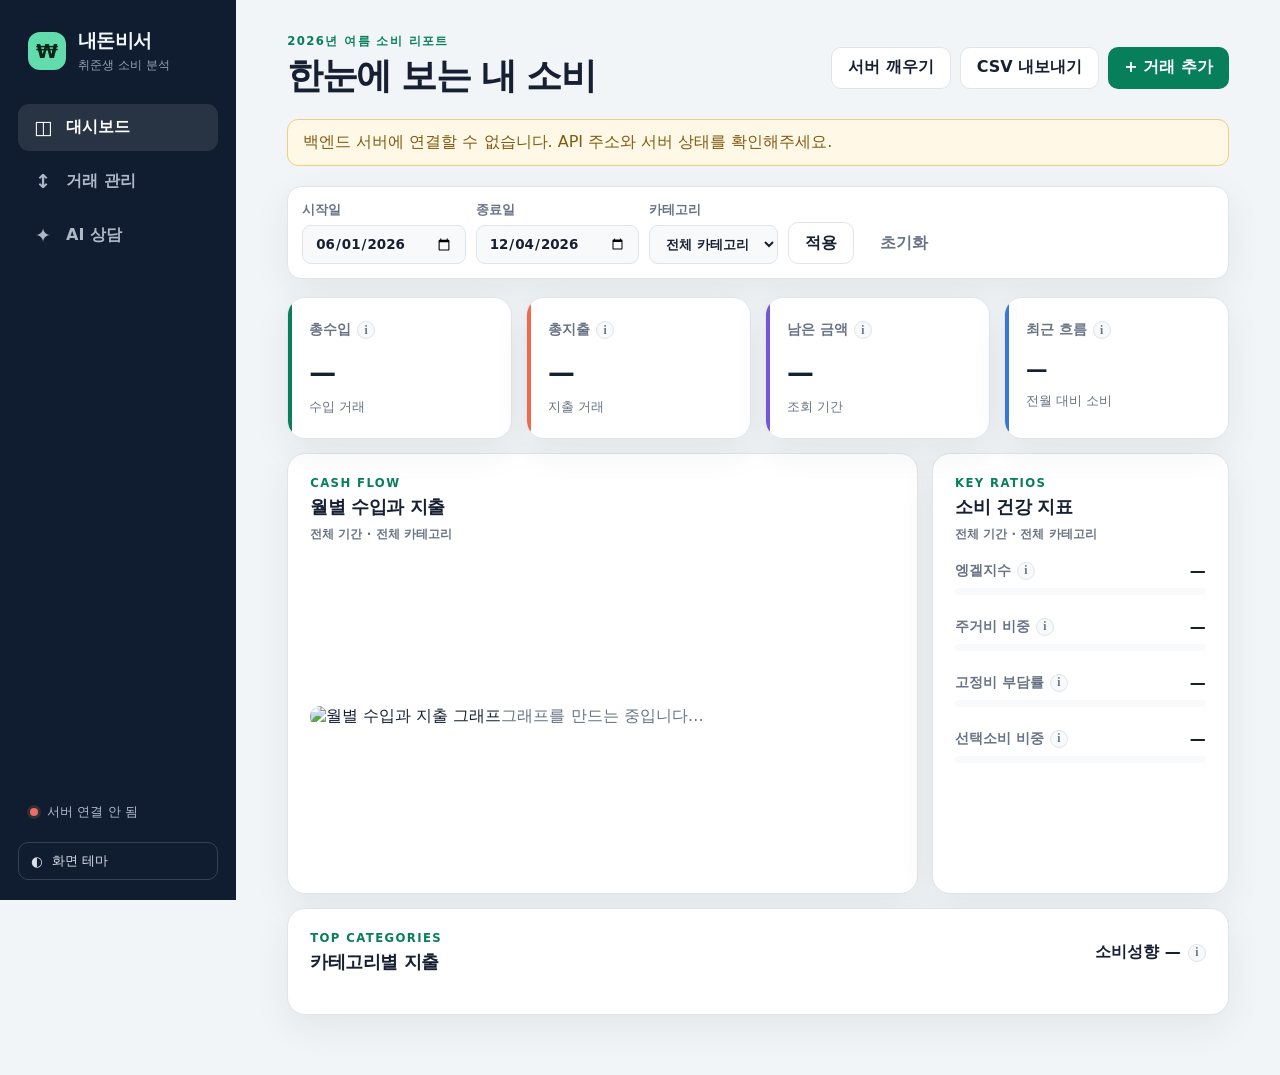
<file: AI Native Master/M1-2/frontend/src/index.html>
<!doctype html>
<html lang="ko">
  <head>
    <meta charset="UTF-8" />
    <meta name="viewport" content="width=device-width, initial-scale=1.0" />
    <meta name="description" content="취업준비생의 소비 데이터를 분석하는 AI 소비 비서" />
    <link rel="icon" href="./favicon.svg" type="image/svg+xml" />
    <title>내돈비서</title>
    <link rel="stylesheet" href="./styles.css" />
  </head>
  <body>
    <div class="app-shell">
      <aside class="sidebar">
        <div class="brand" aria-label="내돈비서 홈">
          <span class="brand-mark" aria-hidden="true">₩</span>
          <div><strong>내돈비서</strong><small>취준생 소비 분석</small></div>
        </div>
        <nav class="primary-nav" aria-label="주요 메뉴">
          <button class="nav-item active" data-view="dashboard"><span aria-hidden="true">◫</span> 대시보드</button>
          <button class="nav-item" data-view="transactions"><span aria-hidden="true">↕</span> 거래 관리</button>
          <button class="nav-item" data-view="chat"><span aria-hidden="true">✦</span> AI 상담</button>
        </nav>
        <div class="sidebar-footer">
          <div class="server-state"><span class="status-dot" id="statusDot"></span><span id="serverStatus">서버 확인 중</span></div>
          <button class="theme-toggle" id="themeToggle" type="button" aria-label="다크 모드 전환">◐ <span>화면 테마</span></button>
        </div>
      </aside>

      <main class="workspace">
        <header class="topbar">
          <div><p class="eyebrow">2026년 여름 소비 리포트</p><h1 id="pageTitle">한눈에 보는 내 소비</h1></div>
          <div class="top-actions">
            <button class="secondary-button" id="wakeServerButton" type="button">서버 깨우기</button>
            <button class="secondary-button" id="exportButton" type="button">CSV 내보내기</button>
            <button class="primary-button" id="addTransactionButton" type="button">+ 거래 추가</button>
          </div>
        </header>

        <div class="notice hidden" id="notice" role="status"></div>

        <section class="view active" id="dashboardView" data-page-title="한눈에 보는 내 소비">
          <form class="filter-bar" id="filterForm">
            <label>시작일<input type="date" name="start_date" value="2026-06-01" /></label>
            <label>종료일<input type="date" name="end_date" /></label>
            <label>카테고리<select name="category" id="filterCategory"><option value="">전체 카테고리</option></select></label>
            <button class="secondary-button" type="submit">적용</button>
            <button class="text-button" id="resetFilter" type="button">초기화</button>
          </form>

          <div class="metric-grid" aria-live="polite">
            <article class="metric-card accent-green"><span class="metric-label">총수입 <button class="info-button" type="button" data-metric-info="income" aria-label="총수입 설명">i</button></span><strong id="totalIncome">—</strong><small id="incomeCount">수입 거래</small></article>
            <article class="metric-card accent-coral"><span class="metric-label">총지출 <button class="info-button" type="button" data-metric-info="expense" aria-label="총지출 설명">i</button></span><strong id="totalExpense">—</strong><small id="expenseCount">지출 거래</small></article>
            <article class="metric-card accent-purple"><span class="metric-label">남은 금액 <button class="info-button" type="button" data-metric-info="balance" aria-label="남은 금액 설명">i</button></span><strong id="balance">—</strong><small id="periodLabel">조회 기간</small></article>
            <article class="metric-card accent-blue"><span class="metric-label">최근 흐름 <button class="info-button" type="button" data-metric-info="trend" aria-label="최근 흐름 설명">i</button></span><strong class="text-metric" id="trend">—</strong><small>전월 대비 소비</small></article>
          </div>

          <div class="dashboard-grid">
            <article class="panel chart-panel">
              <div class="panel-heading"><div><p class="eyebrow">CASH FLOW</p><h2>월별 수입과 지출</h2><p class="filter-context" id="cashflowFilterContext">전체 기간 · 전체 카테고리</p></div></div>
              <div class="chart-frame"><div class="chart-loader" id="chartLoader">그래프를 만드는 중입니다…</div><img id="cashflowChart" alt="월별 수입과 지출 그래프" /></div>
            </article>
            <article class="panel insight-panel">
              <div class="panel-heading"><div><p class="eyebrow">KEY RATIOS</p><h2>소비 건강 지표</h2><p class="filter-context" id="ratiosFilterContext">전체 기간 · 전체 카테고리</p></div></div>
              <div class="ratio-list">
                <div><span class="metric-label">엥겔지수 <button class="info-button" type="button" data-metric-info="engel" aria-label="엥겔지수 설명">i</button></span><strong id="engelIndex">—</strong><div class="progress"><i id="engelBar"></i></div></div>
                <div><span class="metric-label">주거비 비중 <button class="info-button" type="button" data-metric-info="housing" aria-label="주거비 비중 설명">i</button></span><strong id="housingRatio">—</strong><div class="progress"><i id="housingBar"></i></div></div>
                <div><span class="metric-label">고정비 부담률 <button class="info-button" type="button" data-metric-info="fixed" aria-label="고정비 부담률 설명">i</button></span><strong id="fixedRatio">—</strong><div class="progress"><i id="fixedBar"></i></div></div>
                <div><span class="metric-label">선택소비 비중 <button class="info-button" type="button" data-metric-info="discretionary" aria-label="선택소비 비중 설명">i</button></span><strong id="discretionaryRatio">—</strong><div class="progress"><i id="discretionaryBar"></i></div></div>
              </div>
            </article>
            <article class="panel category-panel">
              <div class="panel-heading"><div><p class="eyebrow">TOP CATEGORIES</p><h2>카테고리별 지출</h2></div><div class="propensity-label"><strong id="propensity">소비성향 —</strong><button class="info-button" type="button" data-metric-info="propensity" aria-label="평균소비성향 설명">i</button></div></div>
              <div id="categoryBreakdown" class="category-breakdown"></div>
            </article>
          </div>
        </section>

        <section class="view" id="transactionsView" data-page-title="거래 내역 관리">
          <article class="panel table-panel">
            <div class="panel-heading"><div><p class="eyebrow">TRANSACTIONS</p><h2>저장된 거래 <span id="transactionTotal" class="count-pill">0건</span></h2></div></div>
            <div class="table-wrap">
              <table>
                <thead><tr><th>날짜</th><th>내용</th><th>카테고리</th><th>구분</th><th class="number">금액</th><th>관리</th></tr></thead>
                <tbody id="transactionTable"></tbody>
              </table>
            </div>
          </article>
        </section>

        <section class="view" id="chatView" data-page-title="데이터 기반 AI 상담">
          <div class="chat-layout">
            <aside class="history-panel panel">
              <div class="panel-heading"><h2>대화 기록</h2><button class="icon-button" id="newConversationButton" type="button" title="새 대화">＋</button></div>
              <div id="conversationList" class="conversation-list"></div>
            </aside>
            <article class="chat-panel panel">
              <div class="chat-header">
                <div><span class="assistant-avatar">₩</span><div><h2>소비 분석 비서</h2><small>계산 질문은 AI 토큰 없이 답합니다</small></div></div>
                <div class="conversation-usage"><span>현재 대화 API 사용량</span><strong id="conversationTokens">0 tokens</strong></div>
              </div>
              <div class="messages" id="messages" aria-live="polite">
                <div class="empty-chat"><span>✦</span><h3>소비 데이터에 대해 물어보세요</h3><p>“7월 총지출은?”은 직접 계산하고,<br />“소비 습관을 평가해줘”는 AI가 분석합니다.</p></div>
              </div>
              <form class="chat-form" id="chatForm">
                <label class="sr-only" for="chatInput">질문 입력</label>
                <textarea id="chatInput" rows="1" maxlength="500" placeholder="내 소비에 대해 질문해보세요" required></textarea>
                <button class="send-button" type="submit" aria-label="질문 보내기">↑</button>
              </form>
              <p class="chat-hint">Enter로 전송 · Shift+Enter로 줄바꿈</p>
            </article>
          </div>
        </section>
      </main>
    </div>

    <dialog id="transactionDialog">
      <form method="dialog" class="dialog-card" id="transactionForm">
        <div class="dialog-heading"><div><p class="eyebrow">TRANSACTION</p><h2 id="dialogTitle">거래 추가</h2></div><button class="icon-button dialog-close" type="button" aria-label="닫기">×</button></div>
        <input type="hidden" name="id" />
        <div class="form-grid">
          <label>날짜<input type="date" name="date" required /></label>
          <label>금액<input type="number" name="value" min="1" max="1000000000" required placeholder="예: 7500" /></label>
          <label class="span-2">메모<input type="text" name="memo" maxlength="200" required placeholder="예: 점심 백반" /></label>
          <label>구분<select name="type" required><option value="expense">지출</option><option value="income">수입</option></select></label>
          <label>카테고리<select name="category" id="formCategory" required></select></label>
          <label class="check-label"><input type="checkbox" name="is_fixed" /> 고정비</label>
          <label class="check-label"><input type="checkbox" name="is_essential" /> 필수소비</label>
        </div>
        <div class="dialog-actions"><button class="secondary-button dialog-close" type="button">취소</button><button class="primary-button" id="saveTransactionButton" type="submit">저장</button></div>
      </form>
    </dialog>

    <dialog id="metricInfoDialog">
      <article class="dialog-card">
        <div class="dialog-heading"><div><p class="eyebrow">METRIC GUIDE</p><h2 id="metricInfoTitle">지표 설명</h2></div><button class="icon-button metric-info-close" type="button" aria-label="닫기">×</button></div>
        <p class="metric-info-description" id="metricInfoDescription"></p>
        <div class="metric-formula"><strong>계산 기준</strong><span id="metricInfoFormula"></span></div>
        <div class="dialog-actions"><button class="primary-button metric-info-close" type="button">확인</button></div>
      </article>
    </dialog>

    <div class="toast" id="toast" role="status"></div>
    <script src="./config.js"></script>
    <script src="./app.js"></script>
  </body>
</html>
</file>
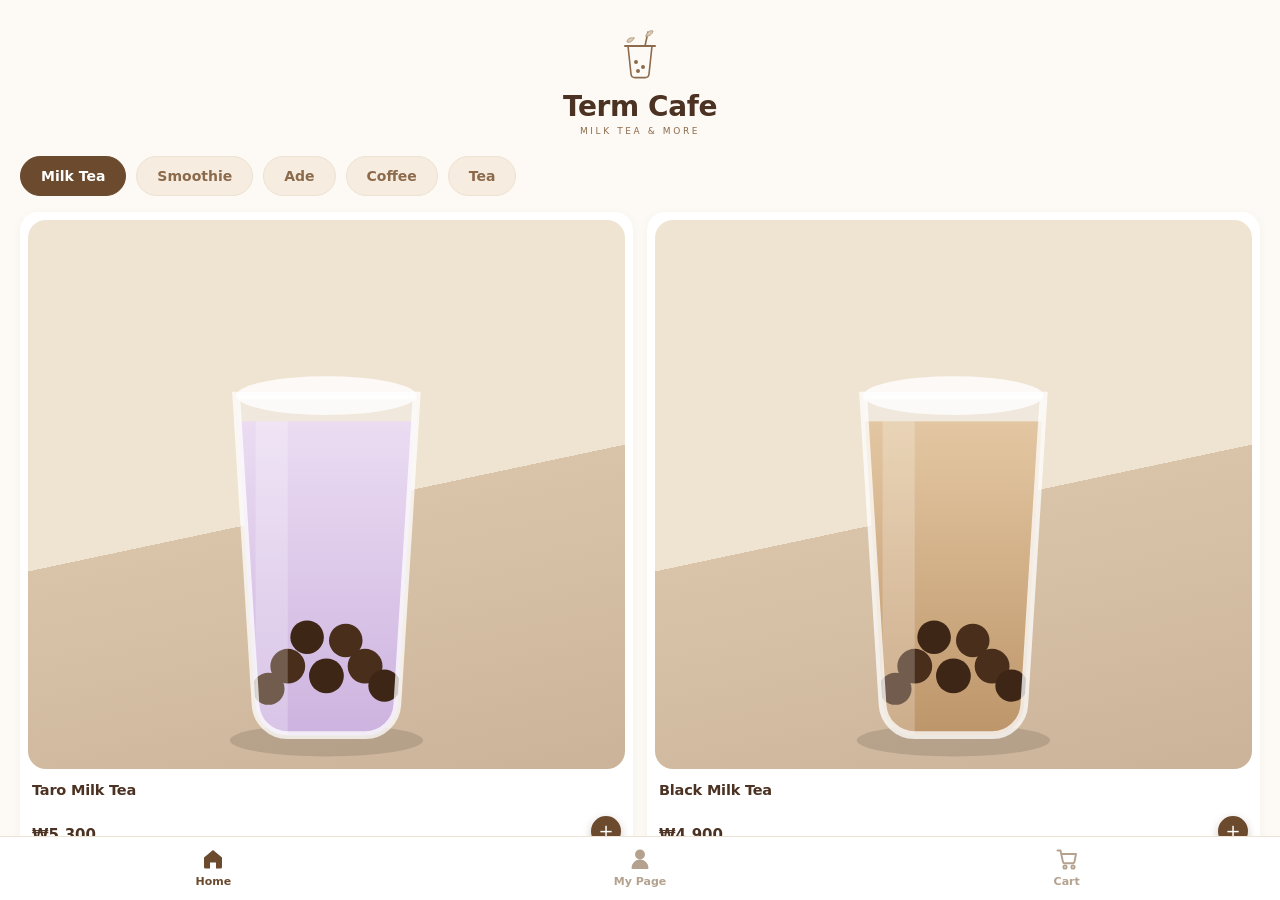
<file: AI Native Basic/B2-1/Term Cafe.html>
<!DOCTYPE html>
<html lang="ko">
<head>
<meta charset="UTF-8">
<meta name="viewport" content="width=device-width, initial-scale=1, maximum-scale=1, user-scalable=no">
<title>Term Cafe — Milk Tea & More</title>
<style>
/* ============================================================
   Design tokens — 시안에서 추출한 팔레트
   ============================================================ */
:root{
  --bg:            #FDFAF5;   /* 앱 배경 (아이보리) */
  --surface:       #FFFFFF;   /* 카드 */
  --surface-warm:  #F6EDE0;   /* 크림 카드 / 비활성 칩 */
  --surface-sub:   #EFE4D4;   /* 이미지 플레이스홀더 */
  --brand:         #6B4A2E;   /* 메인 브라운 (버튼, 활성 칩) */
  --brand-deep:    #4B3222;   /* 제목 텍스트 */
  --brand-soft:    #8C6A4C;   /* 보조 텍스트 */
  --muted:         #B4A18E;   /* 비활성 아이콘/캡션 */
  --line:          #EDE2D3;   /* 구분선 */
  --success:       #7C8B4F;   /* 주문 완료 체크 */
  --shadow-sm: 0 2px 8px rgba(107,74,46,.06);
  --shadow-md: 0 6px 20px rgba(107,74,46,.09);
  --r-sm: 12px;  --r-md: 18px;  --r-lg: 24px;  --r-pill: 999px;
  --font: 'Pretendard', -apple-system, BlinkMacSystemFont, 'Apple SD Gothic Neo',
          'Noto Sans KR', 'Malgun Gothic', system-ui, sans-serif;
}

*,*::before,*::after{box-sizing:border-box;margin:0;padding:0;}
html,body{height:100%;}
body{
  font-family:var(--font);
  background:#E7DED2;
  color:var(--brand-deep);
  -webkit-font-smoothing:antialiased;
  display:flex; align-items:center; justify-content:center;
  padding:24px;
}
button{font-family:inherit;border:none;background:none;cursor:pointer;color:inherit;}
img{display:block;max-width:100%;}
:focus-visible{outline:2px solid var(--brand);outline-offset:2px;border-radius:6px;}

/* ============================================================
   디바이스 프레임
   ============================================================ */
.device{
  width:390px; height:844px;
  background:var(--bg);
  border-radius:44px;
  box-shadow:0 30px 70px rgba(60,40,25,.28), 0 0 0 10px #1E1712, 0 0 0 11px #3A2C22;
  overflow:hidden; position:relative;
}
@media (max-width:520px), (max-height:920px){
  body{padding:0;background:var(--bg);}
  .device{width:100%;height:100dvh;border-radius:0;box-shadow:none;}
}

/* ============================================================
   화면 전환
   ============================================================ */
.screen{
  position:absolute; inset:0;
  display:none; flex-direction:column;
  background:var(--bg);
}
.screen.is-active{display:flex;animation:fadeUp .28s ease both;}
@keyframes fadeUp{from{opacity:0;transform:translateY(8px);}to{opacity:1;transform:none;}}
@media (prefers-reduced-motion:reduce){
  .screen.is-active{animation:none;}
  *{transition:none !important;}
}
.scroll{flex:1;overflow-y:auto;-webkit-overflow-scrolling:touch;}
.scroll::-webkit-scrollbar{width:0;}

/* ============================================================
   로고 / 헤더
   ============================================================ */
.brand{padding:26px 0 14px;text-align:center;}
.brand svg{margin:0 auto;}
.brand h1{
  font-size:28px;font-weight:600;letter-spacing:-.4px;
  color:var(--brand-deep);margin-top:4px;
}
.brand p{
  font-size:9px;letter-spacing:2.6px;color:var(--brand-soft);
  margin-top:3px;font-weight:500;
}

.topbar{
  display:flex;align-items:center;gap:12px;
  padding:22px 20px 10px;
}
.topbar h2{font-size:24px;font-weight:700;letter-spacing:-.5px;}
.topbar .spacer{flex:1;}
.icon-btn{
  width:32px;height:32px;display:grid;place-items:center;
  color:var(--brand);border-radius:10px;
}
.icon-btn:active{background:var(--surface-warm);}

/* ============================================================
   카테고리 칩
   ============================================================ */
.chips{
  display:flex;gap:10px;overflow-x:auto;
  padding:6px 20px 16px;scrollbar-width:none;
}
.chips::-webkit-scrollbar{display:none;}
.chip{
  flex:0 0 auto;
  padding:11px 20px;border-radius:var(--r-pill);
  background:var(--surface-warm);
  color:var(--brand-soft);
  font-size:14px;font-weight:600;white-space:nowrap;
  border:1px solid var(--line);
  transition:background .18s ease,color .18s ease,transform .12s ease;
}
.chip.is-active{background:var(--brand);color:#fff;border-color:var(--brand);}
.chip:active{transform:scale(.96);}

/* ============================================================
   메뉴 그리드
   ============================================================ */
.grid{
  display:grid;grid-template-columns:1fr 1fr;gap:14px;
  padding:0 20px 24px;
}
.card{
  background:var(--surface);border-radius:var(--r-md);
  box-shadow:var(--shadow-sm);
  overflow:hidden;text-align:left;
  transition:transform .14s ease,box-shadow .14s ease;
}
.card:active{transform:scale(.98);box-shadow:var(--shadow-md);}
.card .thumb{
  aspect-ratio:1/.92;border-radius:var(--r-md);
  margin:8px 8px 0;overflow:hidden;
}
.card .body{padding:12px 12px 14px;position:relative;}
.card h3{
  font-size:14.5px;font-weight:600;line-height:1.35;
  letter-spacing:-.2px;min-height:2.7em;
  padding-right:34px;
}
.card .price{
  font-size:15px;font-weight:600;color:var(--brand-deep);
  margin-top:6px;
}
.card .add{
  position:absolute;right:12px;bottom:12px;
  width:30px;height:30px;border-radius:50%;
  background:var(--brand);color:#fff;
  display:grid;place-items:center;font-size:18px;line-height:1;
  box-shadow:0 3px 8px rgba(107,74,46,.3);
}
.card .add:active{transform:scale(.9);}

/* 음료 일러스트 배경 (스튜디오 톤) */
.pour{
  width:100%;height:100%;
  background:linear-gradient(168deg,#EFE3D2 0%,#EFE3D2 52%,#D9C4AA 52%,#CBB399 100%);
  display:grid;place-items:end center;
}
.pour svg{height:88%;}

/* ============================================================
   하단 탭바
   ============================================================ */
.tabbar{
  display:flex;background:var(--surface);
  border-top:1px solid var(--line);
  padding:10px 0 max(12px, env(safe-area-inset-bottom));
}
.tab{
  flex:1;display:flex;flex-direction:column;align-items:center;gap:4px;
  color:var(--muted);font-size:11px;font-weight:600;
}
.tab.is-active{color:var(--brand);}
.tab svg{width:24px;height:24px;}

/* ============================================================
   상세 (Customize Drink)
   ============================================================ */
.hero{
  margin:6px 20px 0;border-radius:var(--r-md);
  aspect-ratio:1/.78;overflow:hidden;
}
.detail-head{text-align:center;padding:22px 24px 4px;}
.detail-head h2{font-size:26px;font-weight:700;letter-spacing:-.5px;}
.detail-head .price{font-size:19px;font-weight:600;margin-top:8px;}
.detail-head .desc{
  font-size:12.5px;color:var(--brand-soft);margin-top:10px;line-height:1.6;
}
.option{
  margin:16px 20px 0;background:var(--surface);
  border-radius:var(--r-md);padding:16px 14px;
  box-shadow:var(--shadow-sm);
}
.option-title{
  display:flex;align-items:center;gap:8px;
  font-size:15px;font-weight:700;margin-bottom:14px;padding-left:2px;
}
.option-title svg{width:17px;height:17px;color:var(--brand);}
.segment{display:flex;gap:8px;}
.seg{
  flex:1;padding:13px 4px;border-radius:var(--r-sm);
  background:var(--surface-warm);color:var(--brand-soft);
  font-size:13.5px;font-weight:600;text-align:center;
  transition:background .16s ease,color .16s ease,transform .12s ease;
}
.seg.is-active{background:var(--brand);color:#fff;}
.seg:active{transform:scale(.95);}

.footer-bar{
  background:var(--surface);border-top:1px solid var(--line);
  padding:14px 20px 10px;
}
.total-row{padding:0 2px 10px;}
.total-row span{font-size:13px;color:var(--brand-soft);font-weight:600;}
.total-row strong{display:block;font-size:26px;font-weight:700;margin-top:2px;}
.btn-primary{
  width:100%;padding:18px;border-radius:var(--r-pill);
  background:var(--brand);color:#fff;
  font-size:17px;font-weight:700;letter-spacing:-.2px;
  display:flex;align-items:center;justify-content:center;gap:8px;
  box-shadow:0 6px 16px rgba(107,74,46,.24);
  transition:transform .12s ease,filter .12s ease;
}
.btn-primary:active{transform:scale(.98);filter:brightness(1.08);}

/* ============================================================
   장바구니
   ============================================================ */
.panel{
  margin:0 20px 16px;background:var(--surface);
  border-radius:var(--r-lg);padding:18px;box-shadow:var(--shadow-sm);
}
.panel h3{font-size:17px;font-weight:700;margin-bottom:14px;}
.toggle{display:flex;gap:10px;}
.toggle button{
  flex:1;padding:13px;border-radius:var(--r-pill);
  border:1.5px solid var(--line);background:var(--surface);
  color:var(--brand-soft);font-size:14.5px;font-weight:600;
  display:flex;align-items:center;justify-content:center;gap:6px;
}
.toggle button.is-active{
  background:var(--brand);border-color:var(--brand);color:#fff;
}
.toggle .dot{
  width:16px;height:16px;border-radius:50%;
  border:1.5px solid currentColor;display:none;
  align-items:center;justify-content:center;font-size:10px;
}
.toggle .is-active .dot{display:flex;}

.cart-item{display:flex;align-items:center;gap:14px;}
.cart-item .thumb{
  width:64px;height:64px;border-radius:var(--r-sm);
  overflow:hidden;flex:0 0 auto;
}
.cart-item .info{flex:1;}
.cart-item .info b{display:block;font-size:15px;font-weight:600;}
.cart-item .info small{
  display:block;font-size:13px;color:var(--brand-soft);margin-top:6px;
}
.cart-item .amt{font-size:15px;font-weight:600;align-self:flex-end;}
.divider{height:1px;background:var(--line);margin:18px 0 14px;}
.sum{display:flex;justify-content:space-between;font-size:14px;color:var(--brand-soft);}
.sum + .sum{margin-top:12px;}
.sum.total{color:var(--brand-deep);font-weight:700;font-size:15px;}
.sum.total b{font-size:19px;}

.section-label{
  font-size:15px;font-weight:700;padding:4px 24px 12px;
}
.pay-list{margin:0 20px 20px;}
.pay{
  width:100%;display:flex;align-items:center;gap:12px;
  padding:16px;border-radius:var(--r-md);
  border:1.5px solid transparent;background:transparent;
  font-size:15px;font-weight:500;text-align:left;
}
.pay .radio{
  width:22px;height:22px;border-radius:50%;
  border:1.5px solid var(--muted);flex:0 0 auto;
  display:grid;place-items:center;color:#fff;font-size:12px;
}
.pay.is-active{border-color:var(--brand);background:var(--surface);}
.pay.is-active .radio{background:var(--brand);border-color:var(--brand);}

/* ============================================================
   주문 완료
   ============================================================ */
.done{
  flex:1;display:flex;flex-direction:column;align-items:center;
  padding:60px 24px 0;text-align:center;overflow-y:auto;
}
.done .check{
  width:74px;height:74px;border-radius:50%;
  border:2.5px solid var(--success);color:var(--success);
  display:grid;place-items:center;
  animation:pop .45s cubic-bezier(.34,1.56,.64,1) both;
}
@keyframes pop{from{transform:scale(.6);opacity:0;}to{transform:scale(1);opacity:1;}}
.done h2{font-size:27px;font-weight:800;letter-spacing:-.8px;margin-top:26px;}
.done .sub{font-size:14px;color:var(--brand-soft);margin-top:10px;}
.order-no{
  margin-top:20px;padding:9px 22px;border-radius:var(--r-pill);
  background:var(--surface-warm);font-size:15px;font-weight:600;
}
.receipt{
  width:100%;margin-top:26px;background:var(--surface);
  border-radius:var(--r-lg);padding:18px;box-shadow:var(--shadow-sm);
  display:flex;gap:14px;text-align:left;
}
.receipt .thumb{
  width:56px;height:56px;border-radius:50%;overflow:hidden;flex:0 0 auto;
}
.receipt .info{flex:1;}
.receipt .info b{font-size:15px;font-weight:600;}
.receipt .info small{display:block;font-size:13px;color:var(--brand-soft);margin-top:5px;}
.badge{
  display:inline-block;margin-top:10px;padding:4px 11px;
  border-radius:var(--r-pill);background:var(--surface-warm);
  font-size:11.5px;font-weight:600;color:var(--brand);
}
.store{display:block;font-size:13.5px;font-weight:500;margin-top:9px;}
.pickup{
  width:100%;margin-top:14px;padding:17px;
  border-radius:var(--r-md);background:var(--surface);
  box-shadow:var(--shadow-sm);
  display:flex;align-items:center;justify-content:center;gap:8px;
  font-size:15px;font-weight:700;
}
.pickup mark{background:#F0E4CE;color:var(--brand-deep);padding:2px 4px;border-radius:4px;}
.done-actions{padding:20px;width:100%;}
.link-btn{
  display:block;width:100%;text-align:center;
  font-size:14px;font-weight:600;color:var(--brand);
  text-decoration:underline;text-underline-offset:4px;margin-bottom:16px;
}

/* ============================================================
   마이페이지
   ============================================================ */
.profile{display:flex;align-items:center;gap:16px;padding:8px 26px 26px;}
.avatar{
  width:76px;height:76px;border-radius:50%;
  background:var(--surface-warm);overflow:hidden;flex:0 0 auto;
  display:grid;place-items:end center;
}
.profile .who small{font-size:14px;color:var(--brand-soft);}
.profile .who b{display:block;font-size:24px;font-weight:700;margin-top:4px;}
.stats{display:grid;grid-template-columns:1fr 1fr;gap:14px;padding:0 24px 26px;}
.stat{
  background:var(--surface-warm);border-radius:var(--r-md);
  padding:20px 10px;text-align:center;box-shadow:var(--shadow-sm);
}
.stat svg{margin:0 auto 10px;color:var(--brand-deep);}
.stat b{font-size:20px;font-weight:700;}
.history{padding:0 24px 24px;}
.history > h3{font-size:19px;font-weight:700;margin-bottom:14px;}
.hist-item{
  display:flex;align-items:center;gap:14px;
  background:var(--surface-warm);border-radius:var(--r-md);
  padding:12px;margin-bottom:12px;
}
.hist-item .thumb{width:56px;height:56px;border-radius:var(--r-sm);overflow:hidden;flex:0 0 auto;}
.hist-item .info{flex:1;}
.hist-item .info b{font-size:15px;font-weight:600;}
.hist-item .info small{display:block;font-size:12.5px;color:var(--brand-soft);margin-top:5px;}
.hist-item .amt{font-size:14.5px;font-weight:600;}
.empty{
  text-align:center;color:var(--brand-soft);font-size:13.5px;
  padding:28px 0;background:var(--surface-warm);border-radius:var(--r-md);
}
</style>
</head>
<body>

<div class="device">

  <!-- ================= 1. 홈 (메뉴) ================= -->
  <section class="screen is-active" id="screen-home">
    <div class="scroll">
      <header class="brand">
        <svg width="52" height="56" viewBox="0 0 52 56" fill="none" stroke="#8C6A4C" stroke-width="1.6" stroke-linecap="round">
          <path d="M14 20h24l-3 28a4 4 0 0 1-4 3.6H21A4 4 0 0 1 17 48z"/>
          <path d="M11 20h30" stroke-width="2"/>
          <path d="M31 20 34 6" />
          <circle cx="22" cy="36" r="2" fill="#8C6A4C" stroke="none"/>
          <circle cx="29" cy="41" r="2" fill="#8C6A4C" stroke="none"/>
          <circle cx="24" cy="45" r="2" fill="#8C6A4C" stroke="none"/>
          <path d="M20 12c-4-1-7 1-7 4 3 1 6-1 7-4zM32 10c1-4 4-6 7-5-.5 3-4 6-7 5z" fill="#DCCBB2" stroke="#B4A18E" stroke-width="1"/>
        </svg>
        <h1>Term Cafe</h1>
        <p>MILK TEA &amp; MORE</p>
      </header>

      <nav class="chips" id="chips"></nav>
      <div class="grid" id="menuGrid"></div>
    </div>
    <nav class="tabbar" data-tab="home"></nav>
  </section>

  <!-- ================= 2. 음료 상세 (Customize) ================= -->
  <section class="screen" id="screen-detail">
    <div class="topbar">
      <button class="icon-btn" data-go="home" aria-label="뒤로">
        <svg width="22" height="22" viewBox="0 0 24 24" fill="none" stroke="currentColor" stroke-width="2.2" stroke-linecap="round" stroke-linejoin="round"><path d="M15 18 9 12l6-6"/></svg>
      </button>
      <div class="spacer"></div>
      <h2 style="font-size:20px">Customize Drink</h2>
      <div class="spacer"></div>
      <button class="icon-btn" id="favBtn" aria-label="찜하기" aria-pressed="false">
        <svg width="23" height="23" viewBox="0 0 24 24" fill="none" stroke="currentColor" stroke-width="1.9" stroke-linecap="round" stroke-linejoin="round"><path d="M20.8 4.6a5.5 5.5 0 0 0-7.8 0L12 5.7l-1-1.1a5.5 5.5 0 0 0-7.8 7.8l8.8 8.8 8.8-8.8a5.5 5.5 0 0 0 0-7.8z"/></svg>
      </button>
    </div>

    <div class="scroll">
      <div class="hero" id="detailHero"></div>
      <div class="detail-head">
        <h2 id="detailName">Lemon Ade</h2>
        <div class="price" id="detailPrice">₩4,500</div>
        <p class="desc" id="detailDesc"></p>
      </div>

      <div class="option">
        <div class="option-title">
          <svg viewBox="0 0 24 24" fill="none" stroke="currentColor" stroke-width="1.8" stroke-linecap="round" stroke-linejoin="round"><path d="M6 3h12l-1.5 17.2A2 2 0 0 1 14.5 22h-5a2 2 0 0 1-2-1.8z"/><path d="M5.6 8h12.8"/></svg>
          Size
        </div>
        <div class="segment" data-group="size">
          <button class="seg" data-value="Small">Small</button>
          <button class="seg is-active" data-value="Medium">Medium</button>
          <button class="seg" data-value="Large">Large</button>
        </div>
      </div>

      <div class="option" style="margin-bottom:20px">
        <div class="option-title">
          <svg viewBox="0 0 24 24" fill="none" stroke="currentColor" stroke-width="1.8" stroke-linecap="round" stroke-linejoin="round"><path d="m12 2 9 5v10l-9 5-9-5V7z"/><path d="m3 7 9 5 9-5M12 12v10"/></svg>
          Sweetness
        </div>
        <div class="segment" data-group="sweet">
          <button class="seg" data-value="0%">0%</button>
          <button class="seg" data-value="25%">25%</button>
          <button class="seg is-active" data-value="50%">50%</button>
          <button class="seg" data-value="75%">75%</button>
          <button class="seg" data-value="100%">100%</button>
        </div>
      </div>
    </div>

    <div class="footer-bar">
      <div class="total-row">
        <span>Total</span>
        <strong id="detailTotal">₩4,500</strong>
      </div>
      <button class="btn-primary" id="addToCart">Add to Cart</button>
    </div>
    <nav class="tabbar" data-tab="home"></nav>
  </section>

  <!-- ================= 3. 장바구니 ================= -->
  <section class="screen" id="screen-cart">
    <div class="topbar">
      <button class="icon-btn" data-go="home" aria-label="뒤로">
        <svg width="24" height="24" viewBox="0 0 24 24" fill="none" stroke="currentColor" stroke-width="2.2" stroke-linecap="round" stroke-linejoin="round"><path d="M19 12H5M11 18l-6-6 6-6"/></svg>
      </button>
      <h2>장바구니</h2>
    </div>

    <div class="scroll">
      <div class="panel">
        <h3>Term Cafe 엑스포점</h3>
        <div class="toggle" id="orderType">
          <button data-value="매장"><span class="dot">✓</span>매장</button>
          <button class="is-active" data-value="포장"><span class="dot">✓</span>포장</button>
        </div>
      </div>

      <div class="panel" id="cartPanel"></div>

      <h3 class="section-label">결제 수단 선택</h3>
      <div class="pay-list" id="payList">
        <button class="pay is-active" data-value="신용카드"><span class="radio">✓</span>신용카드</button>
        <button class="pay" data-value="카카오페이"><span class="radio"></span>카카오페이</button>
        <button class="pay" data-value="네이버페이"><span class="radio"></span>네이버페이</button>
        <button class="pay" data-value="Term Cafe 포인트 결제"><span class="radio"></span>Term Cafe 포인트 결제</button>
      </div>
    </div>

    <div class="footer-bar">
      <button class="btn-primary" id="payBtn">
        <span id="payLabel">₩4,500 결제하기</span>
        <svg width="18" height="18" viewBox="0 0 24 24" fill="currentColor"><path d="M12 2.5 13.9 9 20.5 11 13.9 13 12 19.5 10.1 13 3.5 11 10.1 9z"/></svg>
      </button>
    </div>
  </section>

  <!-- ================= 4. 주문 완료 ================= -->
  <section class="screen" id="screen-done">
    <div class="done">
      <div class="check">
        <svg width="36" height="36" viewBox="0 0 24 24" fill="none" stroke="currentColor" stroke-width="2.4" stroke-linecap="round" stroke-linejoin="round"><path d="m5 13 5 5L19 7"/></svg>
      </div>
      <h2>주문이 완료되었습니다</h2>
      <p class="sub">맛있는 음료를 준비하고 있어요</p>
      <div class="order-no" id="orderNo">#0702</div>

      <div class="receipt">
        <div class="thumb" id="doneThumb"></div>
        <div class="info">
          <b id="doneName">LemonAde</b>
          <small id="doneQty">x1</small>
          <span class="badge" id="doneType">포장</span>
          <span class="store">Term Cafe 엑스포점</span>
        </div>
        <div class="amt" id="donePrice" style="font-size:15px;font-weight:600">₩4,500</div>
      </div>

      <div class="pickup">
        <svg width="19" height="19" viewBox="0 0 24 24" fill="none" stroke="currentColor" stroke-width="2" stroke-linecap="round"><circle cx="12" cy="12" r="9"/><path d="M12 7v5l3.5 2"/></svg>
        <span><mark>약 5분 후 픽업 가능</mark></span>
      </div>
    </div>

    <div class="done-actions">
      <button class="link-btn" data-go="mypage">주문 내역 확인하기</button>
      <button class="btn-primary" data-go="home">홈으로 돌아가기</button>
    </div>
  </section>

  <!-- ================= 5. 마이페이지 ================= -->
  <section class="screen" id="screen-mypage">
    <div class="scroll">
      <header class="brand" style="padding-bottom:6px">
        <svg width="46" height="50" viewBox="0 0 52 56" fill="none" stroke="#8C6A4C" stroke-width="1.6" stroke-linecap="round">
          <path d="M14 20h24l-3 28a4 4 0 0 1-4 3.6H21A4 4 0 0 1 17 48z"/>
          <path d="M11 20h30" stroke-width="2"/><path d="M31 20 34 6"/>
          <circle cx="22" cy="36" r="2" fill="#8C6A4C" stroke="none"/>
          <circle cx="29" cy="41" r="2" fill="#8C6A4C" stroke="none"/>
          <circle cx="24" cy="45" r="2" fill="#8C6A4C" stroke="none"/>
        </svg>
        <h1 style="font-size:25px">Term Cafe</h1>
        <p>MILK TEA &amp; MORE</p>
      </header>

      <div class="profile">
        <div class="avatar">
          <svg width="60" height="56" viewBox="0 0 60 56" fill="#4B3222">
            <circle cx="30" cy="19" r="11"/>
            <path d="M8 56c0-11.6 9.8-21 22-21s22 9.4 22 21z"/>
          </svg>
        </div>
        <div class="who">
          <small>Nickname</small>
          <b>민지</b>
        </div>
      </div>

      <div class="stats">
        <div class="stat">
          <svg width="34" height="34" viewBox="0 0 24 24" fill="none" stroke="currentColor" stroke-width="1.5"><circle cx="12" cy="12" r="10"/><text x="12" y="16" text-anchor="middle" font-size="10" font-weight="700" fill="currentColor" stroke="none">P</text></svg>
          <b>3,200P</b>
        </div>
        <div class="stat">
          <svg width="38" height="30" viewBox="0 0 44 30" fill="none" stroke="currentColor" stroke-width="1.5">
            <path d="M2 4h40v7a4 4 0 0 0 0 8v7H2v-7a4 4 0 0 0 0-8z"/>
            <text x="22" y="18" text-anchor="middle" font-size="7.5" font-weight="700" fill="currentColor" stroke="none" letter-spacing="1">TICKET</text>
          </svg>
          <b>쿠폰 2장</b>
        </div>
      </div>

      <div class="history">
        <h3>주문내역</h3>
        <div id="historyList"></div>
      </div>
    </div>
    <nav class="tabbar" data-tab="mypage"></nav>
  </section>

</div>

<script>
/* ============================================================
   음료 일러스트 — 카테고리별 색상만 바꿔 재사용
   ============================================================ */
function drink(d, opt){
  opt = opt || {};
  const id = 'g' + Math.random().toString(36).slice(2,8);
  const boba = d.boba ? `
    <circle cx="44" cy="118" r="5.4" fill="#4A2E1C"/><circle cx="56" cy="121" r="5.4" fill="#3E2617"/>
    <circle cx="68" cy="118" r="5.4" fill="#4A2E1C"/><circle cx="50" cy="109" r="5.2" fill="#3E2617"/>
    <circle cx="62" cy="110" r="5.2" fill="#4A2E1C"/><circle cx="74" cy="124" r="5" fill="#3E2617"/>
    <circle cx="38" cy="125" r="5" fill="#4A2E1C"/>` : '';
  const ice = d.ice ? `
    <g fill="#FFFFFF" opacity=".34">
      <rect x="40" y="52" width="20" height="17" rx="4" transform="rotate(-12 50 60)"/>
      <rect x="58" y="66" width="19" height="16" rx="4" transform="rotate(9 67 74)"/>
      <rect x="38" y="78" width="18" height="15" rx="4" transform="rotate(-6 47 85)"/>
    </g>` : '';
  const lemon = d.lemon ? `
    <g transform="translate(52,44)">
      <circle r="15" fill="#F7DC63" stroke="#E2C132" stroke-width="1.6"/>
      <circle r="11" fill="#FDF0A8"/>
      <g stroke="#EBCB4A" stroke-width="1.4">
        <path d="M0-11V11M-11 0H11M-8-8 8 8M8-8-8 8"/>
      </g>
    </g>` : '';
  const straw = d.straw ? `
    <g fill="#C0453F" opacity=".55">
      <circle cx="44" cy="70" r="3"/><circle cx="62" cy="84" r="2.6"/>
      <circle cx="54" cy="58" r="2.4"/><circle cx="70" cy="66" r="2.8"/>
      <circle cx="40" cy="96" r="2.6"/>
    </g>` : '';
  return `
  <svg viewBox="0 0 112 150" xmlns="http://www.w3.org/2000/svg" ${opt.style ? 'style="'+opt.style+'"' : ''}>
    <defs>
      <linearGradient id="${id}" x1="0" y1="0" x2="0" y2="1">
        <stop offset="0%" stop-color="${d.liquid[0]}"/>
        <stop offset="100%" stop-color="${d.liquid[1]}"/>
      </linearGradient>
      <clipPath id="c${id}">
        <path d="M28 34h56l-6 96a10 10 0 0 1-10 9.4H44a10 10 0 0 1-10-9.4z"/>
      </clipPath>
    </defs>
    <ellipse cx="56" cy="141" rx="30" ry="5" fill="#000" opacity=".12"/>
    <path d="M28 34h56l-6 96a10 10 0 0 1-10 9.4H44a10 10 0 0 1-10-9.4z" fill="#F3EDE6" opacity=".55"/>
    <g clip-path="url(#c${id})">
      <rect x="26" y="${d.fill || 42}" width="60" height="110" fill="url(#${id})"/>
      ${boba}${ice}${straw}
      <rect x="34" y="${(d.fill||42)}" width="10" height="105" fill="#fff" opacity=".22"/>
    </g>
    <path d="M28 34h56l-6 96a10 10 0 0 1-10 9.4H44a10 10 0 0 1-10-9.4z" fill="none" stroke="#FFFFFF" stroke-opacity=".75" stroke-width="2.4"/>
    <ellipse cx="56" cy="34" rx="28" ry="6" fill="#FFFFFF" opacity=".8"/>
    ${lemon}
  </svg>`;
}
function thumb(d){ return `<div class="pour">${drink(d)}</div>`; }

/* ============================================================
   메뉴 데이터
   ============================================================ */
const CATEGORIES = ['Milk Tea','Smoothie','Ade','Coffee','Tea'];
const MENU = [
  {id:'taro',  name:'Taro Milk Tea',          cat:'Milk Tea', price:5300, boba:true,  liquid:['#EBDCF2','#C9AEDD'], desc:'고소한 타로와 부드러운 밀크티가 어우러진 진한 한 잔이에요.'},
  {id:'black', name:'Black Milk Tea',         cat:'Milk Tea', price:4900, boba:true,  liquid:['#E3C7A2','#B98F63'], desc:'홍차의 깊은 향과 우유의 부드러움이 균형을 이룬 기본 메뉴예요.'},
  {id:'brown', name:'Brown Sugar Bubble Tea', cat:'Milk Tea', price:5500, boba:true,  liquid:['#E8BE84','#A9702F'], desc:'직접 조린 흑당 시럽과 쫀득한 펄이 만나 진하게 달콤해요.'},
  {id:'straw', name:'Strawberry Smoothie',    cat:'Smoothie', price:5800, straw:true, liquid:['#F5B0AA','#E4736C'], desc:'생딸기를 그대로 갈아 만든 상큼하고 시원한 스무디예요.'},
  {id:'lemon', name:'Lemon Ade',              cat:'Ade',      price:4500, lemon:true, liquid:['#FBEDAE','#F4D75F'], desc:'상큼한 레몬과 에이드가 만나 청량한 맛을 즐겨보세요.'},
  {id:'earl',  name:'Earl Grey Tea',          cat:'Tea',      price:4200, ice:true,   liquid:['#E5AE72','#B96F2E'], desc:'베르가못 향이 은은하게 퍼지는 아이스 얼그레이입니다.'},
  {id:'ameri', name:'Iced Americano',         cat:'Coffee',   price:4500, ice:true,   liquid:['#8B5A32','#3B2416'], desc:'깔끔한 산미와 묵직한 바디가 살아있는 아이스 아메리카노예요.'},
  {id:'latte', name:'Strawberry Latte',       cat:'Coffee',   price:6000, straw:true, liquid:['#FAD7D4','#EFA3A0'], desc:'딸기 과육과 우유를 층층이 쌓아 올린 달콤한 라떼예요.'},
  {id:'mango', name:'Mango Smoothie',         cat:'Smoothie', price:5800, liquid:['#FBD98A','#F0A537'], desc:'잘 익은 망고를 갈아 만든 진하고 부드러운 스무디예요.'},
  {id:'grape', name:'Grapefruit Ade',         cat:'Ade',      price:4800, ice:true, liquid:['#FBC0A8','#EE8262'], desc:'자몽의 쌉싸름한 끝맛이 기분 좋게 남는 에이드예요.'},
  {id:'jasm',  name:'Jasmine Green Tea',      cat:'Tea',      price:4200, ice:true, liquid:['#DDE9BC','#A8C173'], desc:'은은한 재스민 향이 감도는 부드러운 녹차입니다.'},
  {id:'matcha',name:'Matcha Milk Tea',        cat:'Milk Tea', price:5600, boba:true, liquid:['#DCE8C4','#96AF63'], desc:'우지 말차의 쌉싸름함과 우유의 단맛이 어우러진 메뉴예요.'}
];
const won = n => '₩' + n.toLocaleString('ko-KR');

/* ============================================================
   상태
   ============================================================ */
const state = {
  category: 'Milk Tea',   // 시안과 동일하게 첫 진입은 전체 노출
  firstLoad: true,
  selected: MENU.find(m => m.id === 'lemon'),
  size: 'Medium',
  sweet: '50%',
  cart: null,
  orderType: '포장',
  payment: '신용카드',
  history: [
    {name:'Lemonade',        date:'2026.07.25', price:4500, art:MENU.find(m=>m.id==='lemon')},
    {name:'Iced Americano',  date:'2026.07.23', price:4500, art:MENU.find(m=>m.id==='ameri')},
    {name:'Strawberry Latte',date:'2026.07.20', price:6000, art:MENU.find(m=>m.id==='latte')}
  ]
};

/* ============================================================
   화면 전환
   ============================================================ */
function go(name){
  document.querySelectorAll('.screen').forEach(s => s.classList.remove('is-active'));
  document.getElementById('screen-' + name).classList.add('is-active');
  document.querySelectorAll('.scroll').forEach(s => s.scrollTop = 0);
}
document.addEventListener('click', e => {
  const t = e.target.closest('[data-go]');
  if (t) go(t.dataset.go);
});

/* ============================================================
   탭바
   ============================================================ */
const ICONS = {
  home:'<path d="M3 10.5 12 3l9 7.5V20a1.5 1.5 0 0 1-1.5 1.5h-4.5v-6h-6v6H4.5A1.5 1.5 0 0 1 3 20z"/>',
  user:'<circle cx="12" cy="7.5" r="4"/><path d="M4.5 21c0-4.1 3.4-7.5 7.5-7.5s7.5 3.4 7.5 7.5z"/>',
  cart:'<path d="M2.5 3.5h3l2.4 11.2a2 2 0 0 0 2 1.6h7.6a2 2 0 0 0 2-1.5L21 7H6.4"/><circle cx="10" cy="20" r="1.6"/><circle cx="18" cy="20" r="1.6"/>'
};
document.querySelectorAll('.tabbar').forEach(bar => {
  const cur = bar.dataset.tab;
  bar.innerHTML = [
    ['home','Home',ICONS.home],['mypage','My Page',ICONS.user],['cart','Cart',ICONS.cart]
  ].map(([key,label,path]) => `
    <button class="tab ${cur===key?'is-active':''}" data-go="${key}">
      <svg viewBox="0 0 24 24" fill="${key==='cart'?'none':'currentColor'}" stroke="currentColor"
           stroke-width="${key==='home'?0:1.9}" stroke-linecap="round" stroke-linejoin="round"
           ${key==='user'?'fill="currentColor" stroke-width="0"':''}>${path}</svg>
      <span>${label}</span>
    </button>`).join('');
});

/* ============================================================
   홈 — 카테고리 & 메뉴 렌더링
   ============================================================ */
const chipsEl = document.getElementById('chips');
const gridEl  = document.getElementById('menuGrid');

chipsEl.innerHTML = CATEGORIES.map(c =>
  `<button class="chip ${c===state.category?'is-active':''}" data-cat="${c}">${c}</button>`).join('');

function renderMenu(){
  const list = state.firstLoad ? MENU.slice(0,6) : MENU.filter(m => m.cat === state.category);
  gridEl.innerHTML = list.map(m => `
    <article class="card" data-id="${m.id}">
      <div class="thumb">${thumb(m)}</div>
      <div class="body">
        <h3>${m.name}</h3>
        <div class="price">${won(m.price)}</div>
        <button class="add" data-id="${m.id}" aria-label="${m.name} 담기">+</button>
      </div>
    </article>`).join('');
}
renderMenu();

chipsEl.addEventListener('click', e => {
  const chip = e.target.closest('.chip');
  if (!chip) return;
  state.category = chip.dataset.cat;
  state.firstLoad = false;
  chipsEl.querySelectorAll('.chip').forEach(c => c.classList.toggle('is-active', c === chip));
  renderMenu();
});

gridEl.addEventListener('click', e => {
  const card = e.target.closest('[data-id]');
  if (!card) return;
  openDetail(card.dataset.id);
});

/* ============================================================
   상세 화면
   ============================================================ */
function openDetail(id){
  const d = MENU.find(m => m.id === id);
  state.selected = d; state.size = 'Medium'; state.sweet = '50%';
  document.getElementById('detailHero').innerHTML = thumb(d);
  document.getElementById('detailName').textContent  = d.name;
  document.getElementById('detailPrice').textContent = won(d.price);
  document.getElementById('detailDesc').textContent  = d.desc;
  document.getElementById('detailTotal').textContent = won(d.price);
  document.querySelectorAll('.segment').forEach(seg => {
    const def = seg.dataset.group === 'size' ? 'Medium' : '50%';
    seg.querySelectorAll('.seg').forEach(b => b.classList.toggle('is-active', b.dataset.value === def));
  });
  document.getElementById('favBtn').setAttribute('aria-pressed','false');
  document.getElementById('favBtn').querySelector('svg').setAttribute('fill','none');
  go('detail');
}

document.querySelectorAll('.segment').forEach(seg => {
  seg.addEventListener('click', e => {
    const b = e.target.closest('.seg');
    if (!b) return;
    seg.querySelectorAll('.seg').forEach(x => x.classList.toggle('is-active', x === b));
    state[seg.dataset.group] = b.dataset.value;
  });
});

document.getElementById('favBtn').addEventListener('click', e => {
  const btn = e.currentTarget, on = btn.getAttribute('aria-pressed') === 'true';
  btn.setAttribute('aria-pressed', String(!on));
  btn.querySelector('svg').setAttribute('fill', on ? 'none' : 'currentColor');
});

document.getElementById('addToCart').addEventListener('click', () => {
  state.cart = { item: state.selected, qty: 1, size: state.size, sweet: state.sweet };
  renderCart();
  go('cart');
});

/* ============================================================
   장바구니
   ============================================================ */
function renderCart(){
  const panel = document.getElementById('cartPanel');
  if (!state.cart){
    panel.innerHTML = `<p class="empty">장바구니가 비어 있어요.<br>메뉴에서 음료를 담아보세요.</p>`;
    document.getElementById('payLabel').textContent = '결제하기';
    return;
  }
  const { item, qty, size, sweet } = state.cart;
  const total = item.price * qty;
  panel.innerHTML = `
    <div class="cart-item">
      <div class="thumb">${thumb(item)}</div>
      <div class="info">
        <b>${item.name}</b>
        <small>x${qty} · ${size} · 당도 ${sweet}</small>
      </div>
      <div class="amt">${won(item.price)}</div>
    </div>
    <div class="divider"></div>
    <div class="sum"><span>상품금액</span><span>${won(total)}</span></div>
    <div class="sum total"><span>총 결제금액</span><b>${won(total)}</b></div>`;
  document.getElementById('payLabel').textContent = won(total) + ' 결제하기';
}
renderCart();

document.getElementById('orderType').addEventListener('click', e => {
  const b = e.target.closest('button'); if (!b) return;
  e.currentTarget.querySelectorAll('button').forEach(x => x.classList.toggle('is-active', x === b));
  state.orderType = b.dataset.value;
});
document.getElementById('payList').addEventListener('click', e => {
  const b = e.target.closest('.pay'); if (!b) return;
  e.currentTarget.querySelectorAll('.pay').forEach(x => {
    const on = x === b;
    x.classList.toggle('is-active', on);
    x.querySelector('.radio').textContent = on ? '✓' : '';
  });
  state.payment = b.dataset.value;
});

/* ============================================================
   결제 → 주문 완료
   ============================================================ */
document.getElementById('payBtn').addEventListener('click', () => {
  if (!state.cart) return;
  const { item, qty } = state.cart;
  const total = item.price * qty;

  document.getElementById('orderNo').textContent =
    '#' + String(Math.floor(Math.random() * 9000) + 1000);
  document.getElementById('doneThumb').innerHTML = thumb(item);
  document.getElementById('doneName').textContent  = item.name;
  document.getElementById('doneQty').textContent   = 'x' + qty;
  document.getElementById('doneType').textContent  = state.orderType;
  document.getElementById('donePrice').textContent = won(total);

  const now = new Date();
  const date = `${now.getFullYear()}.${String(now.getMonth()+1).padStart(2,'0')}.${String(now.getDate()).padStart(2,'0')}`;
  state.history.unshift({ name:item.name, date, price:total, art:item });
  renderHistory();

  state.cart = null;
  renderCart();
  go('done');
});

/* ============================================================
   마이페이지
   ============================================================ */
function renderHistory(){
  document.getElementById('historyList').innerHTML = state.history.map(h => `
    <div class="hist-item">
      <div class="thumb">${thumb(h.art)}</div>
      <div class="info">
        <b>${h.name}</b>
        <small>${h.date}</small>
      </div>
      <div class="amt">${won(h.price)}</div>
    </div>`).join('');
}
renderHistory();
</script>
</body>
</html>
</file>
<file: AI Native Master/M1-2/frontend/src/styles.css>
:root {
  color-scheme: light;
  --bg: #f2f5f7;
  --surface: #ffffff;
  --surface-2: #f7f9fa;
  --text: #172033;
  --muted: #697386;
  --line: #dfe5e9;
  --brand: #087f5b;
  --brand-strong: #066649;
  --brand-soft: #dff7ee;
  --coral: #ef6a4f;
  --purple: #7257d7;
  --blue: #3678d4;
  --danger: #c73e45;
  --shadow: 0 12px 36px rgba(26, 39, 55, 0.07);
  --radius: 18px;
}

[data-theme="dark"] {
  color-scheme: dark;
  --bg: #0c1220;
  --surface: #151d2d;
  --surface-2: #1b2537;
  --text: #eef2f7;
  --muted: #9ba8ba;
  --line: #2b374b;
  --brand: #4bd0a0;
  --brand-strong: #7be0ba;
  --brand-soft: #173e35;
  --shadow: 0 14px 40px rgba(0, 0, 0, 0.23);
}

* { box-sizing: border-box; }
body { margin: 0; background: var(--bg); color: var(--text); font-family: Pretendard, "Noto Sans KR", "Apple SD Gothic Neo", system-ui, sans-serif; font-size: 16px; }
button, input, select, textarea { font: inherit; }
button { cursor: pointer; }
button:disabled { cursor: wait; opacity: .65; }
.app-shell { min-height: 100vh; display: grid; grid-template-columns: 236px minmax(0, 1fr); }
.sidebar { position: sticky; top: 0; height: 100vh; background: #101c2f; color: #f4f8fb; padding: 28px 18px 20px; display: flex; flex-direction: column; }
.brand { display: flex; align-items: center; gap: 12px; padding: 0 10px 30px; }
.brand-mark, .assistant-avatar { display: grid; place-items: center; width: 38px; height: 38px; border-radius: 12px; color: #072519; background: #62dcad; font-size: 1.25rem; font-weight: 900; }
.brand strong { display: block; font-size: 1.18rem; letter-spacing: -0.03em; }
.brand small { display: block; margin-top: 3px; color: #91a1b7; font-size: 0.76rem; }
.primary-nav { display: grid; gap: 7px; }
.nav-item { width: 100%; display: flex; align-items: center; gap: 12px; padding: 12px 14px; border: 0; border-radius: 11px; color: #aeb9c8; background: transparent; text-align: left; font-weight: 650; }
.nav-item span { width: 22px; font-size: 1.2rem; text-align: center; }
.nav-item:hover, .nav-item.active { color: white; background: rgba(255,255,255,.1); }
.sidebar-footer { margin-top: auto; display: grid; gap: 12px; }
.server-state, .theme-toggle { display: flex; align-items: center; gap: 9px; color: #aeb9c8; font-size: .84rem; padding: 9px 12px; }
.theme-toggle { border: 1px solid #344158; border-radius: 10px; background: transparent; color: #d9e1eb; }
.status-dot { width: 8px; height: 8px; border-radius: 50%; background: #e9a23b; box-shadow: 0 0 0 3px rgba(233,162,59,.15); }
.status-dot.online { background: #48d29a; box-shadow: 0 0 0 3px rgba(72,210,154,.15); }
.status-dot.offline { background: #ef6a6a; }
.workspace { padding: 34px clamp(24px, 4vw, 64px) 60px; min-width: 0; }
.topbar { display: flex; align-items: center; justify-content: space-between; gap: 20px; margin-bottom: 26px; }
.topbar h1 { margin: 3px 0 0; font-size: clamp(1.65rem, 3vw, 2.25rem); letter-spacing: -0.045em; }
.eyebrow { margin: 0; color: var(--brand); font-size: .73rem; font-weight: 800; letter-spacing: .12em; }
.top-actions { display: flex; gap: 9px; }
.primary-button, .secondary-button, .text-button, .send-button, .icon-button { border: 0; border-radius: 10px; min-height: 42px; padding: 0 16px; font-weight: 750; }
.primary-button, .send-button { background: var(--brand); color: #fff; }
[data-theme="dark"] .primary-button, [data-theme="dark"] .send-button { color: #08271c; }
.primary-button:hover, .send-button:hover { background: var(--brand-strong); }
.secondary-button { color: var(--text); background: var(--surface); border: 1px solid var(--line); }
.text-button { color: var(--muted); background: transparent; }
.icon-button { min-width: 38px; padding: 0; color: var(--text); background: var(--surface-2); font-size: 1.25rem; }
.view { display: none; }
.view.active { display: block; }
.notice { margin: -8px 0 20px; padding: 12px 15px; border: 1px solid #f4cc7b; border-radius: 11px; background: #fff8e6; color: #805b13; }
[data-theme="dark"] .notice { background: #352c19; color: #f5d58f; border-color: #65512a; }
.hidden { display: none !important; }
.filter-bar { display: flex; align-items: end; gap: 10px; margin-bottom: 18px; padding: 14px; border: 1px solid var(--line); border-radius: 14px; background: var(--surface); box-shadow: var(--shadow); }
label { display: grid; gap: 6px; color: var(--muted); font-size: .84rem; font-weight: 700; }
input, select, textarea { border: 1px solid var(--line); border-radius: 9px; color: var(--text); background: var(--surface-2); padding: 10px 12px; outline: none; }
input:focus, select:focus, textarea:focus { border-color: var(--brand); box-shadow: 0 0 0 3px color-mix(in srgb, var(--brand) 16%, transparent); }
.metric-grid { display: grid; grid-template-columns: repeat(4, 1fr); gap: 14px; }
.metric-card { position: relative; overflow: hidden; min-height: 142px; padding: 21px; border: 1px solid var(--line); border-radius: var(--radius); background: var(--surface); box-shadow: var(--shadow); }
.metric-card::before { content: ""; position: absolute; inset: 0 auto 0 0; width: 4px; background: var(--brand); }
.metric-card.accent-coral::before { background: var(--coral); }
.metric-card.accent-purple::before { background: var(--purple); }
.metric-card.accent-blue::before { background: var(--blue); }
.metric-card span { color: var(--muted); font-size: .85rem; font-weight: 700; }
.metric-label { display: inline-flex; align-items: center; gap: 6px; }
.info-button { display: inline-grid; place-items: center; width: 18px; height: 18px; padding: 0; border: 1px solid var(--line); border-radius: 50%; color: var(--muted); background: var(--surface-2); font-family: Georgia, serif; font-size: .72rem; font-weight: 700; line-height: 1; }
.info-button:hover, .info-button:focus-visible { border-color: var(--brand); color: var(--brand); outline: none; }
.metric-card strong { display: block; margin: 18px 0 8px; font-size: clamp(1.35rem, 2.1vw, 1.85rem); letter-spacing: -.04em; }
.metric-card .text-metric { font-size: 1.35rem; }
.metric-card small { color: var(--muted); }
.dashboard-grid { display: grid; grid-template-columns: minmax(0, 1.7fr) minmax(280px, .8fr); gap: 14px; margin-top: 14px; }
.panel { border: 1px solid var(--line); border-radius: var(--radius); background: var(--surface); box-shadow: var(--shadow); }
.chart-panel, .insight-panel, .category-panel { padding: 22px; }
.category-panel { grid-column: 1 / -1; }
.panel-heading { display: flex; align-items: center; justify-content: space-between; gap: 12px; margin-bottom: 18px; }
.panel-heading h2 { margin: 4px 0 0; font-size: 1.15rem; letter-spacing: -.025em; }
.filter-context { margin: 7px 0 0; color: var(--muted); font-size: .76rem; font-weight: 600; }
.propensity-label { display: flex; align-items: center; gap: 7px; }
.no-token-badge, .count-pill { padding: 5px 9px; border-radius: 999px; color: var(--brand); background: var(--brand-soft); font-size: .73rem; font-weight: 800; }
.chart-frame { position: relative; min-height: 310px; display: grid; place-items: center; }
.chart-frame img { display: block; max-width: 100%; width: 100%; border-radius: 10px; }
.chart-loader { position: absolute; color: var(--muted); }
.ratio-list { display: grid; gap: 22px; }
.ratio-list > div { display: grid; grid-template-columns: 1fr auto; gap: 8px; align-items: center; }
.ratio-list span { color: var(--muted); font-size: .87rem; font-weight: 650; }
.progress { grid-column: 1 / -1; height: 7px; overflow: hidden; border-radius: 999px; background: var(--surface-2); }
.progress i { display: block; width: 0; height: 100%; border-radius: inherit; background: linear-gradient(90deg, var(--brand), #63d9b0); transition: width .5s ease; }
.category-breakdown { display: grid; grid-template-columns: repeat(5, 1fr); gap: 12px; }
.category-item { padding: 14px; border-radius: 12px; background: var(--surface-2); }
.category-item span, .category-item small { display: block; color: var(--muted); }
.category-item strong { display: block; margin: 8px 0 3px; font-size: 1.03rem; }
.table-panel { overflow: hidden; }
.table-panel > .panel-heading { padding: 22px 24px 0; }
.table-panel .count-pill { margin-left: 10px; vertical-align: 2px; }
.table-wrap { overflow: auto; max-height: calc(100vh - 190px); }
table { width: 100%; border-collapse: collapse; white-space: nowrap; }
th, td { padding: 14px 18px; border-top: 1px solid var(--line); text-align: left; }
th { position: sticky; top: 0; z-index: 1; color: var(--muted); background: var(--surface-2); font-size: .79rem; }
td { font-size: .9rem; }
td.number, th.number { text-align: right; }
.type-badge { padding: 4px 8px; border-radius: 7px; background: var(--brand-soft); color: var(--brand); font-size: .74rem; font-weight: 750; }
.type-badge.expense { color: var(--coral); background: color-mix(in srgb, var(--coral) 13%, transparent); }
.row-actions { display: flex; gap: 5px; }
.row-actions button { border: 0; border-radius: 7px; padding: 6px 8px; background: var(--surface-2); color: var(--muted); }
.row-actions .delete:hover { color: var(--danger); }
.chat-layout { display: grid; grid-template-columns: 280px minmax(0, 1fr); gap: 14px; height: calc(100vh - 145px); min-height: 600px; }
.history-panel { padding: 18px; overflow: hidden; display: flex; flex-direction: column; }
.conversation-list { overflow-y: auto; display: grid; gap: 7px; }
.conversation-item { position: relative; display: grid; grid-template-columns: 1fr auto; align-items: center; border-radius: 10px; background: transparent; }
.conversation-open { min-width: 0; padding: 11px; border: 0; color: var(--text); background: transparent; text-align: left; }
.conversation-open strong, .conversation-open small { display: block; overflow: hidden; text-overflow: ellipsis; white-space: nowrap; }
.conversation-open small { margin-top: 4px; color: var(--muted); }
.conversation-item:hover, .conversation-item.active { background: var(--surface-2); }
.conversation-delete { border: 0; color: var(--muted); background: transparent; font-size: 1.1rem; }
.conversation-delete:hover { color: var(--danger); }
.chat-panel { display: grid; grid-template-rows: auto 1fr auto auto; min-width: 0; overflow: hidden; }
.chat-header { display: flex; align-items: center; justify-content: space-between; padding: 17px 20px; border-bottom: 1px solid var(--line); }
.chat-header > div:first-child { display: flex; align-items: center; gap: 11px; }
.chat-header h2 { margin: 0; font-size: 1rem; }
.chat-header small { color: var(--muted); }
.assistant-avatar { width: 34px; height: 34px; border-radius: 10px; font-size: 1rem; }
.conversation-usage { text-align: right; }
.conversation-usage span, .conversation-usage strong { display: block; }
.conversation-usage span { color: var(--muted); font-size: .72rem; }
.conversation-usage strong { margin-top: 2px; color: var(--brand); font-size: .83rem; }
.messages { padding: 24px; overflow-y: auto; }
.empty-chat { display: grid; place-items: center; align-content: center; height: 100%; color: var(--muted); text-align: center; }
.empty-chat > span { display: grid; place-items: center; width: 52px; height: 52px; border-radius: 17px; color: var(--brand); background: var(--brand-soft); font-size: 1.5rem; }
.empty-chat h3 { margin: 16px 0 5px; color: var(--text); }
.empty-chat p { margin: 0; line-height: 1.7; }
.message { display: flex; margin: 0 0 18px; }
.message.user { justify-content: flex-end; }
.message-bubble { max-width: min(620px, 86%); padding: 12px 15px; border-radius: 15px 15px 15px 4px; background: var(--surface-2); line-height: 1.65; white-space: pre-wrap; }
.message.user .message-bubble { color: white; background: #167d61; border-radius: 15px 15px 4px 15px; }
.message-meta { margin-top: 7px; color: var(--muted); font-size: .72rem; }
.message.user .message-meta { color: rgba(255,255,255,.75); }
.typing { display: flex; gap: 4px; align-items: center; }
.typing i { width: 6px; height: 6px; border-radius: 50%; background: var(--muted); animation: pulse 1s infinite alternate; }
.typing i:nth-child(2) { animation-delay: .2s; }.typing i:nth-child(3) { animation-delay: .4s; }
@keyframes pulse { to { opacity: .25; transform: translateY(-2px); } }
.chat-form { display: flex; align-items: end; gap: 9px; margin: 0 20px; padding: 9px; border: 1px solid var(--line); border-radius: 14px; background: var(--surface-2); }
.chat-form textarea { flex: 1; min-height: 42px; max-height: 130px; resize: none; border: 0; background: transparent; box-shadow: none; }
.send-button { min-width: 42px; width: 42px; padding: 0; border-radius: 11px; font-size: 1.25rem; }
.chat-hint { margin: 8px 20px 13px; color: var(--muted); font-size: .7rem; text-align: center; }
dialog { width: min(560px, calc(100% - 28px)); padding: 0; border: 0; border-radius: 20px; color: var(--text); background: var(--surface); box-shadow: 0 24px 80px rgba(0,0,0,.25); }
dialog::backdrop { background: rgba(6, 14, 25, .58); backdrop-filter: blur(3px); }
.dialog-card { padding: 24px; }
.dialog-heading { display: flex; align-items: center; justify-content: space-between; margin-bottom: 22px; }
.dialog-heading h2 { margin: 3px 0 0; }
.metric-info-description { margin: 0; color: var(--text); line-height: 1.75; }
.metric-formula { display: grid; gap: 6px; margin-top: 18px; padding: 14px 16px; border-radius: 12px; background: var(--surface-2); }
.metric-formula strong { color: var(--brand); font-size: .78rem; }
.metric-formula span { color: var(--muted); line-height: 1.55; }
.form-grid { display: grid; grid-template-columns: 1fr 1fr; gap: 15px; }
.span-2 { grid-column: 1 / -1; }
.check-label { display: flex; align-items: center; gap: 8px; color: var(--text); }
.check-label input { width: 18px; height: 18px; }
.dialog-actions { display: flex; justify-content: flex-end; gap: 8px; margin-top: 24px; }
.toast { position: fixed; right: 24px; bottom: 24px; z-index: 10; transform: translateY(20px); opacity: 0; pointer-events: none; padding: 12px 16px; border-radius: 11px; color: white; background: #172033; box-shadow: var(--shadow); transition: .2s ease; }
.toast.show { opacity: 1; transform: translateY(0); }
.sr-only { position: absolute; width: 1px; height: 1px; padding: 0; margin: -1px; overflow: hidden; clip: rect(0,0,0,0); white-space: nowrap; border: 0; }

@media (max-width: 1050px) {
  .metric-grid { grid-template-columns: repeat(2, 1fr); }
  .dashboard-grid { grid-template-columns: 1fr; }
  .category-panel { grid-column: auto; }
  .category-breakdown { grid-template-columns: repeat(3, 1fr); }
}
@media (max-width: 760px) {
  .app-shell { display: block; }
  .sidebar { position: fixed; inset: auto 0 0; z-index: 5; width: 100%; height: 70px; padding: 8px; flex-direction: row; }
  .brand, .sidebar-footer { display: none; }
  .primary-nav { width: 100%; display: grid; grid-template-columns: repeat(3, 1fr); }
  .nav-item { justify-content: center; flex-direction: column; gap: 2px; padding: 5px; font-size: .72rem; }
  .nav-item span { font-size: 1rem; }
  .workspace { padding: 22px 15px 90px; }
  .topbar { align-items: flex-start; }
  .top-actions { display: grid; }
  .top-actions button { min-height: 36px; padding: 0 10px; font-size: .78rem; }
  .filter-bar { display: grid; grid-template-columns: 1fr 1fr; }
  .filter-bar label:nth-child(3) { grid-column: 1 / -1; }
  .metric-grid { grid-template-columns: 1fr 1fr; gap: 9px; }
  .metric-card { min-height: 125px; padding: 16px; }
  .metric-card strong { font-size: 1.2rem; }
  .dashboard-grid { gap: 9px; }
  .category-breakdown { grid-template-columns: 1fr 1fr; }
  .chat-layout { grid-template-columns: 1fr; grid-template-rows: 154px minmax(500px, 1fr); height: auto; min-height: 680px; }
  .history-panel { padding: 12px; }
  .history-panel .panel-heading { margin-bottom: 8px; }
  .conversation-list { grid-auto-flow: column; grid-auto-columns: minmax(190px, 75%); overflow-x: auto; overflow-y: hidden; }
  .conversation-item { border: 1px solid var(--line); }
  .chat-panel { height: 100%; }
  .conversation-usage { display: none; }
  .form-grid { grid-template-columns: 1fr; }
  .span-2 { grid-column: auto; }
}
</file>
